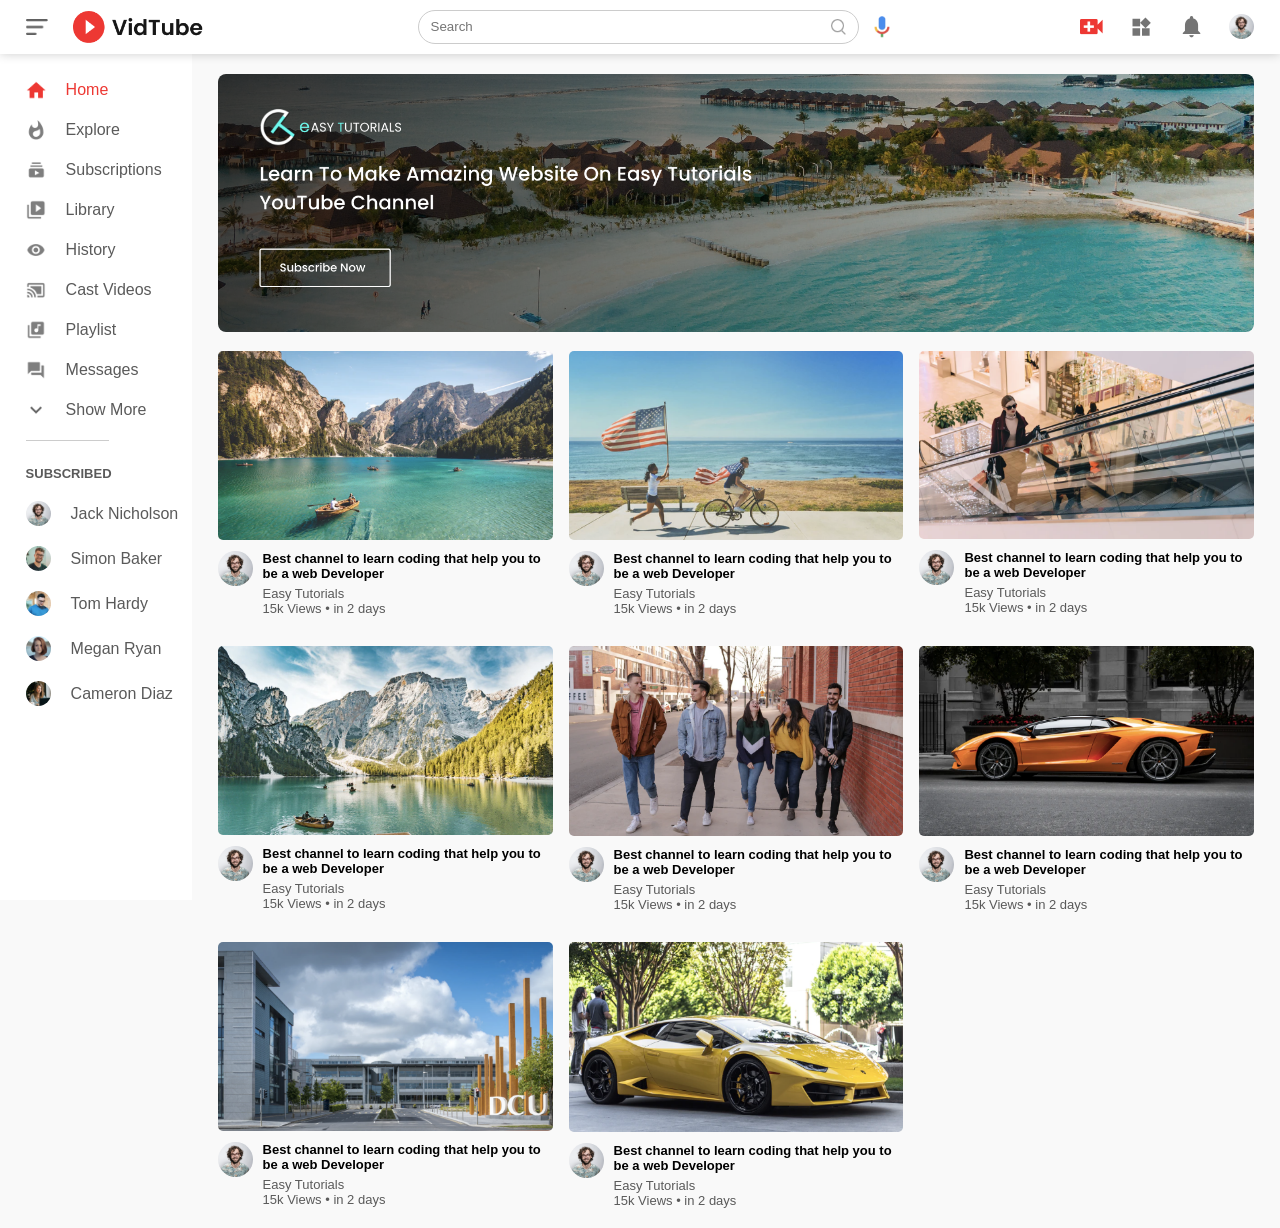
<file: Youtube Clone/index.html>
<!DOCTYPE html>
<html lang="en">
<head>
    <meta charset="UTF-8">
    <meta name="viewport" content="width=device-width, initial-scale=1.0">
    <title>YouTube Clone</title>
    <link rel="stylesheet" href="style.css">
</head>
<body>
    <nav class="flex-div">
        <div class="nav-left flex-div">
            <img src="images/menu.png" class="menu-icon">
            <img src="images/logo.png" class="logo-icon">
        </div>
        <div class="nav-middle flex-div">
            <div class="search-box flex-div">
                <input type="text" placeholder="Search">
                <img src="images/search.png" >
            </div>
            <img src="images/voice-search.png" class="mic-icon">
        </div>
        <div class="nav-right flex-div">
            <img src="images/upload.png">
            <img src="images/more.png">
            <img src="images/notification.png">
            <img src="images/Jack.png" class="user-icon">
        </div>
    </nav>
    <!--------------sidebar--------------------->
    <div class="sidebar">
        <div class="shortcut-links">
            <a href=""><img src="images/home.png"><p>Home</p></a>
            <a href=""><img src="images/explore.png"><p>Explore</p></a>
            <a href=""><img src="images/subscriprion.png"><p>Subscriptions</p></a>
            <a href=""><img src="images/library.png"><p>Library</p></a>
            <a href=""><img src="images/history.png"><p>History</p></a>
            <a href=""><img src="images/cast.png"><p>Cast Videos</p></a>
            <a href=""><img src="images/playlist.png"><p>Playlist</p></a>
            <a href=""><img src="images/messages.png"><p>Messages</p></a>
            <a href=""><img src="images/show-more.png"><p>Show More</p></a>
            <hr>
        </div>
        <div class="subscribed-list">
            <h3>SUBSCRIBED</h3>
            <a href=""><img src="images/Jack.png"><p>Jack Nicholson</p></a>
            <a href=""><img src="images/simon.png"><p>Simon Baker</p></a>
            <a href=""><img src="images/tom.png"><p>Tom Hardy</p></a>
            <a href=""><img src="images/megan.png"><p>Megan Ryan</p></a>
            <a href=""><img src="images/cameron.png"><p>Cameron Diaz</p></a>
        </div>
    </div>


<!------------------Main----------------------->
<div class="container">
    <div class="banner">
        <img src="images/banner.png">
    </div>
    <div class="list-container">
        <div class="vid-list">
            <a href="play video.html"><img src="images/thumbnail1.png" class="thumbnail"></a>
            <div class="flex-div">
                <img src="images/Jack.png">
                <div class="vid-info">
                    <a href="play video.html">Best channel to learn coding that help you to be a web Developer</a>
                    <p>Easy Tutorials</p>
                    <p>15k Views &bull; in 2 days</p>
                </div>
            </div>
        </div>
        <div class="vid-list">
            <img src="images/thumbnail2.png" class="thumbnail">
            <div class="flex-div">
                <img src="images/Jack.png">
                <div class="vid-info">
                    <a href="">Best channel to learn coding that help you to be a web Developer</a>
                    <p>Easy Tutorials</p>
                    <p>15k Views &bull; in 2 days</p>
                </div>
            </div>
        </div>
        <div class="vid-list">
            <img src="images/thumbnail3.png" class="thumbnail">
            <div class="flex-div">
                <img src="images/Jack.png">
                <div class="vid-info">
                    <a href="">Best channel to learn coding that help you to be a web Developer</a>
                    <p>Easy Tutorials</p>
                    <p>15k Views &bull; in 2 days</p>
                </div>
            </div>
        </div>
        <div class="vid-list">
            <img src="images/thumbnail4.png" class="thumbnail">
            <div class="flex-div">
                <img src="images/Jack.png">
                <div class="vid-info">
                    <a href="">Best channel to learn coding that help you to be a web Developer</a>
                    <p>Easy Tutorials</p>
                    <p>15k Views &bull; in 2 days</p>
                </div>
            </div>
        </div>
        <div class="vid-list">
            <img src="images/thumbnail5.png" class="thumbnail">
            <div class="flex-div">
                <img src="images/Jack.png">
                <div class="vid-info">
                    <a href="">Best channel to learn coding that help you to be a web Developer</a>
                    <p>Easy Tutorials</p>
                    <p>15k Views &bull; in 2 days</p>
                </div>
            </div>
        </div>
        <div class="vid-list">
            <img src="images/thumbnail6.png" class="thumbnail">
            <div class="flex-div">
                <img src="images/Jack.png">
                <div class="vid-info">
                    <a href="">Best channel to learn coding that help you to be a web Developer</a>
                    <p>Easy Tutorials</p>
                    <p>15k Views &bull; in 2 days</p>
                </div>
            </div>
        </div>
        <div class="vid-list">
            <img src="images/thumbnail7.png" class="thumbnail">
            <div class="flex-div">
                <img src="images/Jack.png">
                <div class="vid-info">
                    <a href="">Best channel to learn coding that help you to be a web Developer</a>
                    <p>Easy Tutorials</p>
                    <p>15k Views &bull; in 2 days</p>
                </div>
            </div>
        </div>
        <div class="vid-list">
            <img src="images/thumbnail8.png" class="thumbnail">
            <div class="flex-div">
                <img src="images/Jack.png">
                <div class="vid-info">
                    <a href="">Best channel to learn coding that help you to be a web Developer</a>
                    <p>Easy Tutorials</p>
                    <p>15k Views &bull; in 2 days</p>
                </div>
            </div>
        </div>
    </div>
</div>


<script src="script.js"></script>
</body>
</html>
</file>
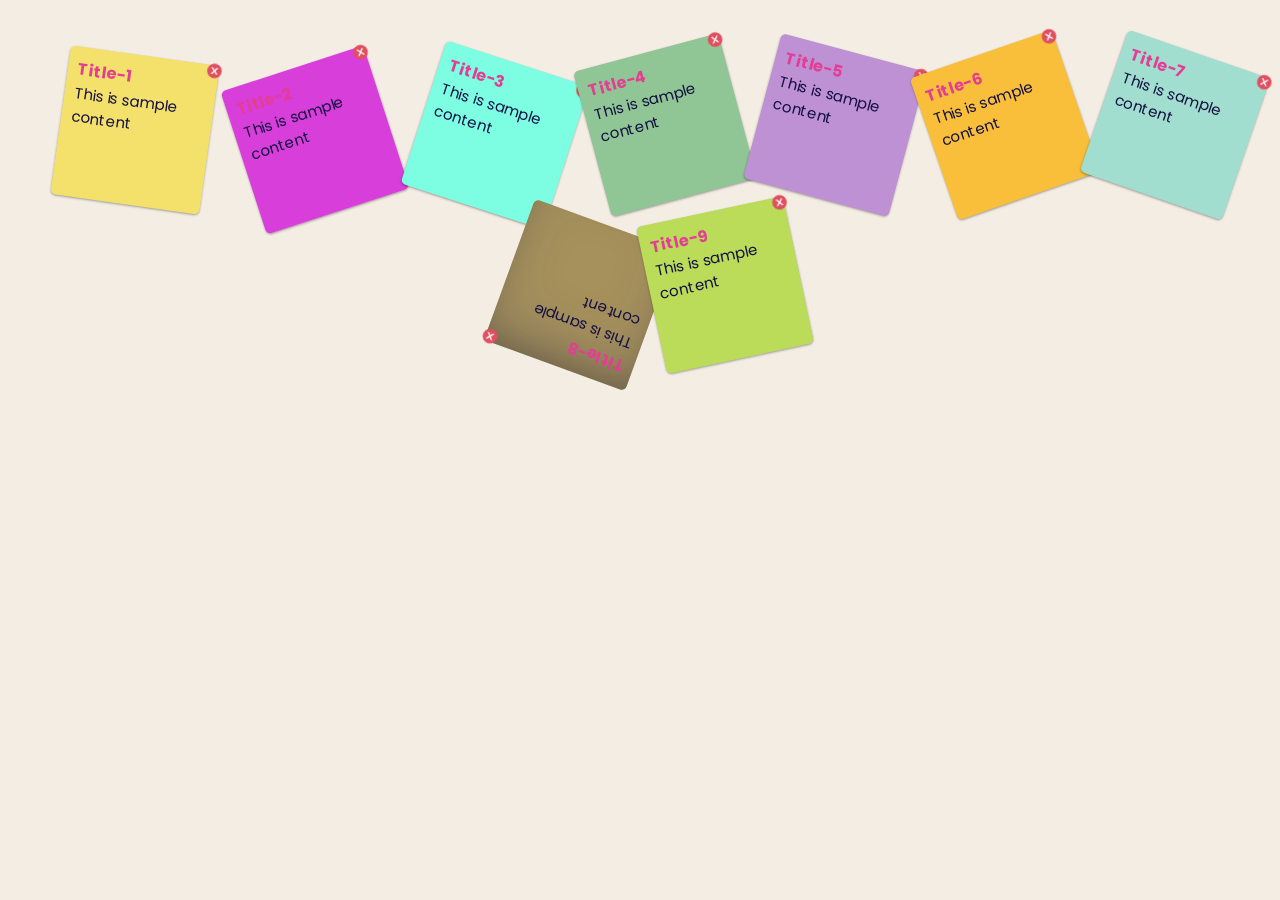
<file: Animated Sticky/sticky.html>
<!DOCTYPE html>
<html lang="en">
<head>
    <meta charset="UTF-8">
    <meta http-equiv="X-UA-Compatible" content="IE=edge">
    <meta name="viewport" content="width=device-width, initial-scale=1.0">
    <title>Animated Sticky Notes</title>
    <link rel="stylesheet" href="sticky.css">
    <link rel="stylesheet" href="https://cdnjs.cloudflare.com/ajax/libs/font-awesome/4.7.0/css/font-awesome.min.css">
    <ul>
        <li>
            <a href="#" contenteditable="true">
                <span></span>
                <h2>Title-1</h2>
                <p>This is sample content</p>
            </a>
        </li>
        <li>
            <a href="#" contenteditable="true">
                <span></span>
                <h2>Title-2</h2>
                <p>This is sample content</p>
            </a>
        </li>
        <li>
            <a href="#" contenteditable="true">
                <span></span>
                <h2>Title-3</h2>
                <p>This is sample content</p>
            </a>
        </li>
        <li>
            <a href="#" contenteditable="true">
                <span></span>
                <h2>Title-4</h2>
                <p>This is sample content</p>
            </a>
        </li>
        <li>
            <a href="#" contenteditable="true">
                <span></span>
                <h2>Title-5</h2>
                <p>This is sample content</p>
            </a>
        </li>
        <li>
            <a href="#" contenteditable="true">
                <span></span>
                <h2>Title-6</h2>
                <p>This is sample content</p>
            </a>
        </li>
        <li>
            <a href="#" contenteditable="true">
                <span></span>
                <h2>Title-7</h2>
                <p>This is sample content</p>
            </a>
        </li>
        <li>
            <a href="#" contenteditable="true">
                <span></span>
                <h2>Title-8</h2>
                <p>This is sample content</p>
            </a>
        </li>
        <li>
            <a href="#" contenteditable="true">
                <span></span>
                <h2>Title-9</h2>
                <p>This is sample content</p>
            </a>
        </li>
        
    </ul>
</head>
<body>
    
</body>
</html>
</file>
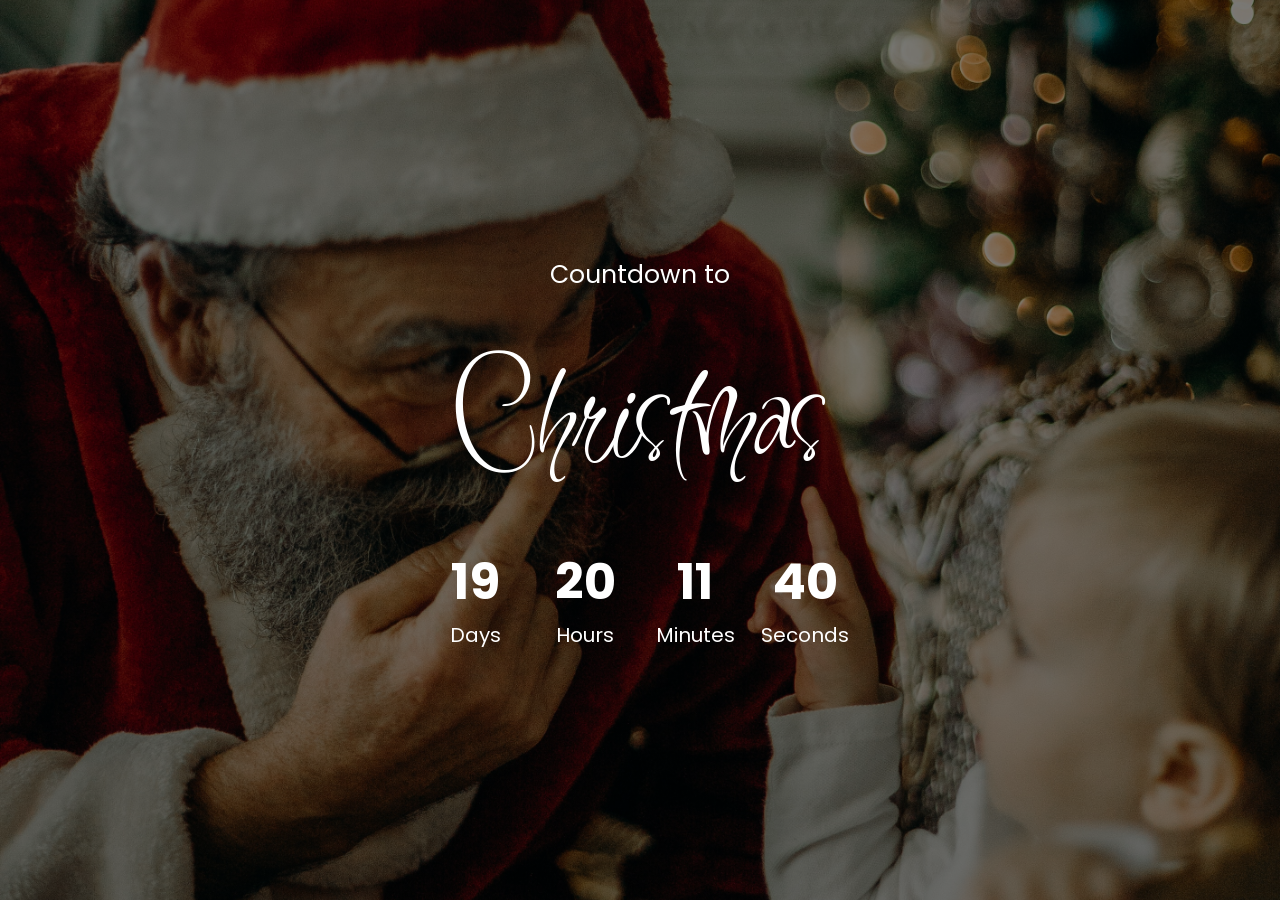
<file: Christmascount/christmas.html>
<!DOCTYPE html>
<html lang="en">
<head>
    <meta charset="UTF-8">
    <meta http-equiv="X-UA-Compatible" content="IE=edge">
    <meta name="viewport" content="width=device-width, initial-scale=1.0">
    <title>ChristmasCount</title>
    <link rel="stylesheet" href="christmas.css">
    <link rel="preconnect" href="https://fonts.googleapis.com">
    <link rel="preconnect" href="https://fonts.gstatic.com" crossorigin>
    <link href="https://fonts.googleapis.com/css2?family=Inspiration&family=Poppins:wght@300;500;700&display=swap" rel="stylesheet">
    
<body>
    <p>Countdown to</p>
    <h2 class="christmas">Christmas</h2>
    <div class="counter">
        <div class="box">
            <h2 id="days">00</h2>
            <small>Days</small>
        </div>
        <div class="box">
            <h2 id="hours">00</h2>
            <small>Hours</small>
        </div>
        <div class="box">
            <h2 id="minutes">00</h2>
            <small>Minutes</small>
        </div>
        <div class="box">
            <h2 id="seconds">00</h2>
            <small>Seconds</small>
        </div>
    </div>
    <script src="christmas.js"></script>
</body>
</html>
</file>
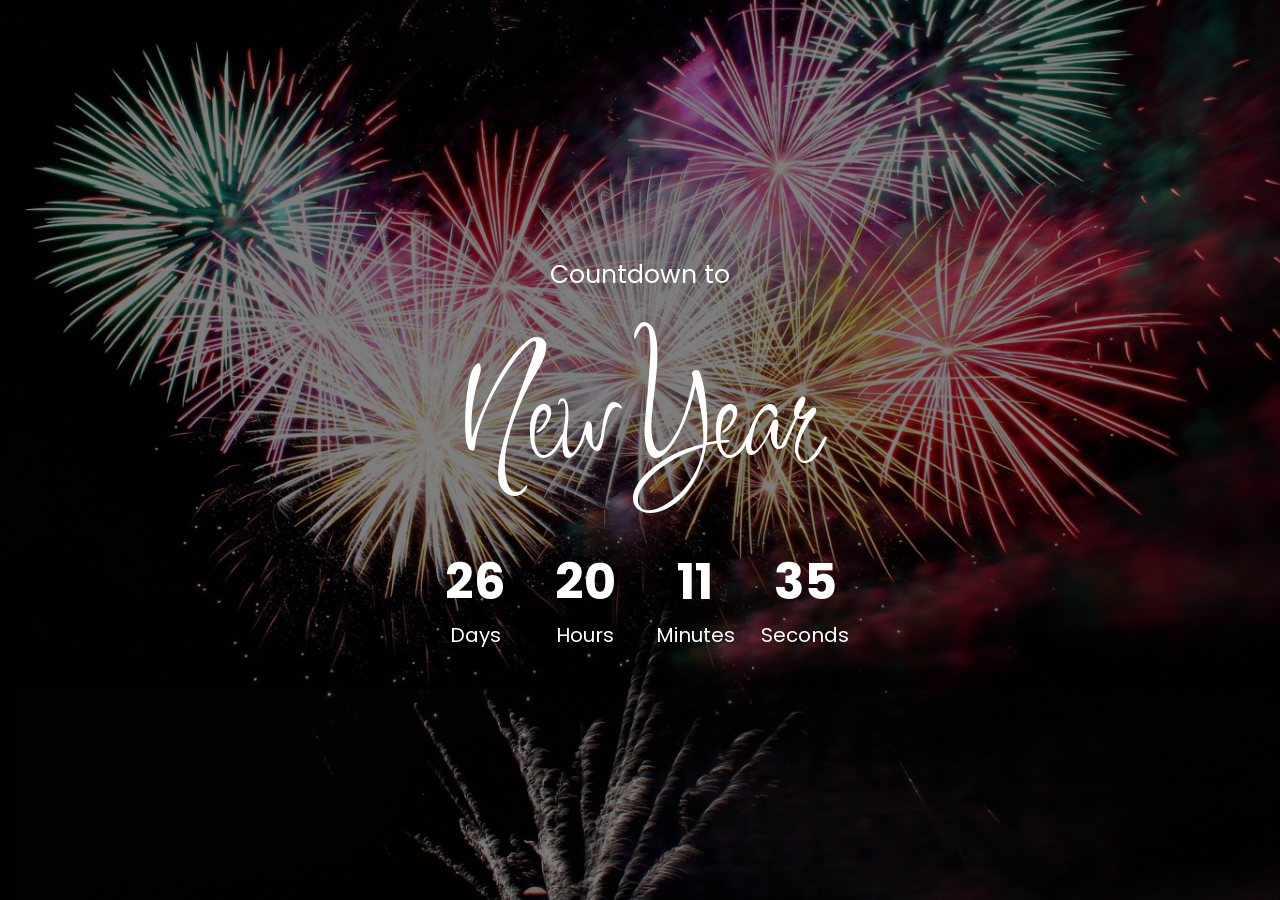
<file: Countdown Timer/count.html>
<!DOCTYPE html>
<html lang="en">
<head>
    <meta charset="UTF-8">
    <meta http-equiv="X-UA-Compatible" content="IE=edge">
    <meta name="viewport" content="width=device-width, initial-scale=1.0">
    <title>CountDown Timer</title>
    <link rel="stylesheet" href="count.css">
    <link rel="preconnect" href="https://fonts.googleapis.com">
    <link rel="preconnect" href="https://fonts.gstatic.com" crossorigin>
    <link href="https://fonts.googleapis.com/css2?family=Inspiration&family=Poppins:wght@300;500;700&display=swap" rel="stylesheet">
    
<body>
    <p>Countdown to</p>
    <h2 class="newyear">New Year</h2>
    <div class="counter">
        <div class="box">
            <h2 id="days">00</h2>
            <small>Days</small>
        </div>
        <div class="box">
            <h2 id="hours">00</h2>
            <small>Hours</small>
        </div>
        <div class="box">
            <h2 id="minutes">00</h2>
            <small>Minutes</small>
        </div>
        <div class="box">
            <h2 id="seconds">00</h2>
            <small>Seconds</small>
        </div>
    </div>
    <script src="count.js"></script>
</body>
</html>
</file>
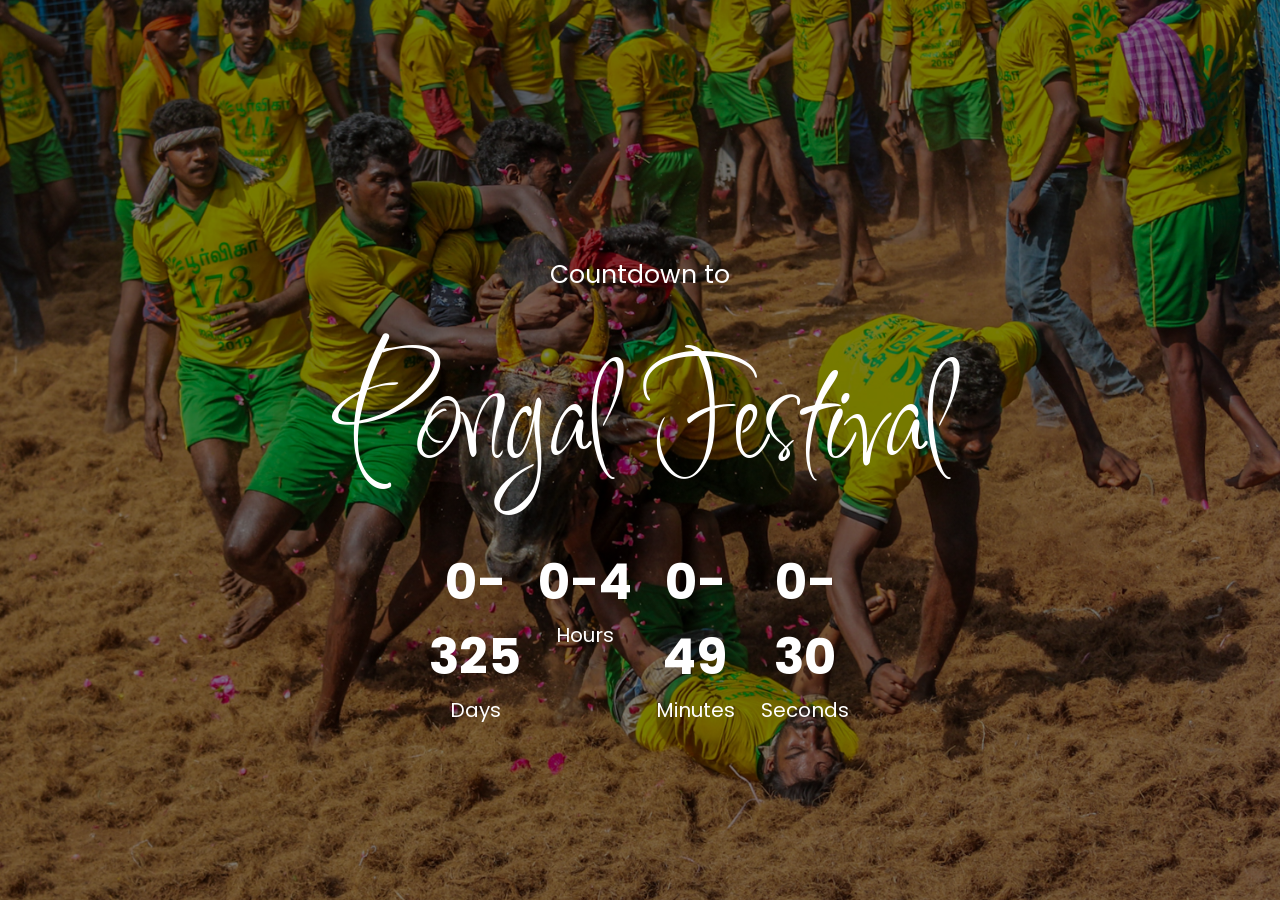
<file: PongalCount/pongal.html>
<!DOCTYPE html>
<html lang="en">
<head>
    <meta charset="UTF-8">
    <meta http-equiv="X-UA-Compatible" content="IE=edge">
    <meta name="viewport" content="width=device-width, initial-scale=1.0">
    <title>PongalCount</title>
    <link rel="stylesheet" href="pongal.css">
    <link rel="preconnect" href="https://fonts.googleapis.com">
    <link rel="preconnect" href="https://fonts.gstatic.com" crossorigin>
    <link href="https://fonts.googleapis.com/css2?family=Inspiration&family=Poppins:wght@300;500;700&display=swap" rel="stylesheet">
    
<body>
    <p>Countdown to</p>
    <h2 class="pongal">Pongal Festival</h2>
    <div class="counter">
        <div class="box">
            <h2 id="days">00</h2>
            <small>Days</small>
        </div>
        <div class="box">
            <h2 id="hours">00</h2>
            <small>Hours</small>
        </div>
        <div class="box">
            <h2 id="minutes">00</h2>
            <small>Minutes</small>
        </div>
        <div class="box">
            <h2 id="seconds">00</h2>
            <small>Seconds</small>
        </div>
    </div>
    <script src="pongal.js"></script>
</body>
</html>
</file>
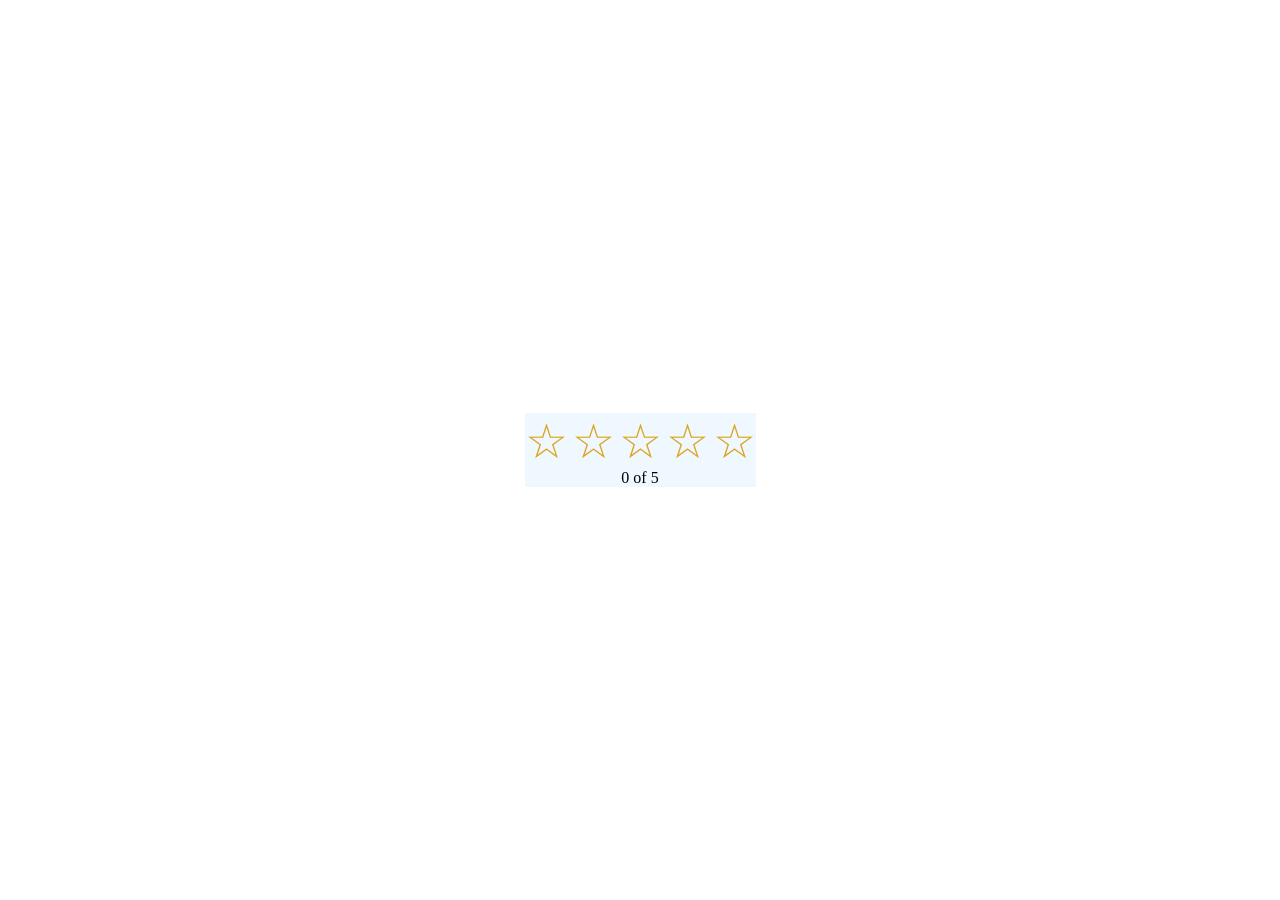
<file: Ratings/ratings.html>
<!DOCTYPE html>
<html lang="en">
<head>
    <meta charset="UTF-8">
    <meta http-equiv="X-UA-Compatible" content="IE=edge">
    <meta name="viewport" content="width=device-width, initial-scale=1.0">
    <title>Star Ratings</title>
    <link rel="stylesheet" href="ratings.css">
</head>
<body>
   <div class="type-1">
    
        <button class="star">&#9734;</button> <!--Html Entities-->
        <button class="star">&#9734;</button> <!--Html Entities-->
        <button class="star">&#9734;</button> <!--Html Entities-->
        <button class="star">&#9734;</button> <!--Html Entities-->
        <button class="star">&#9734;</button> <!--Html Entities-->
    
    <p class="current-ratings">0 of 5</p>
   </div>
    <script src="ratings.js"></script>
</body>
</html>
</file>
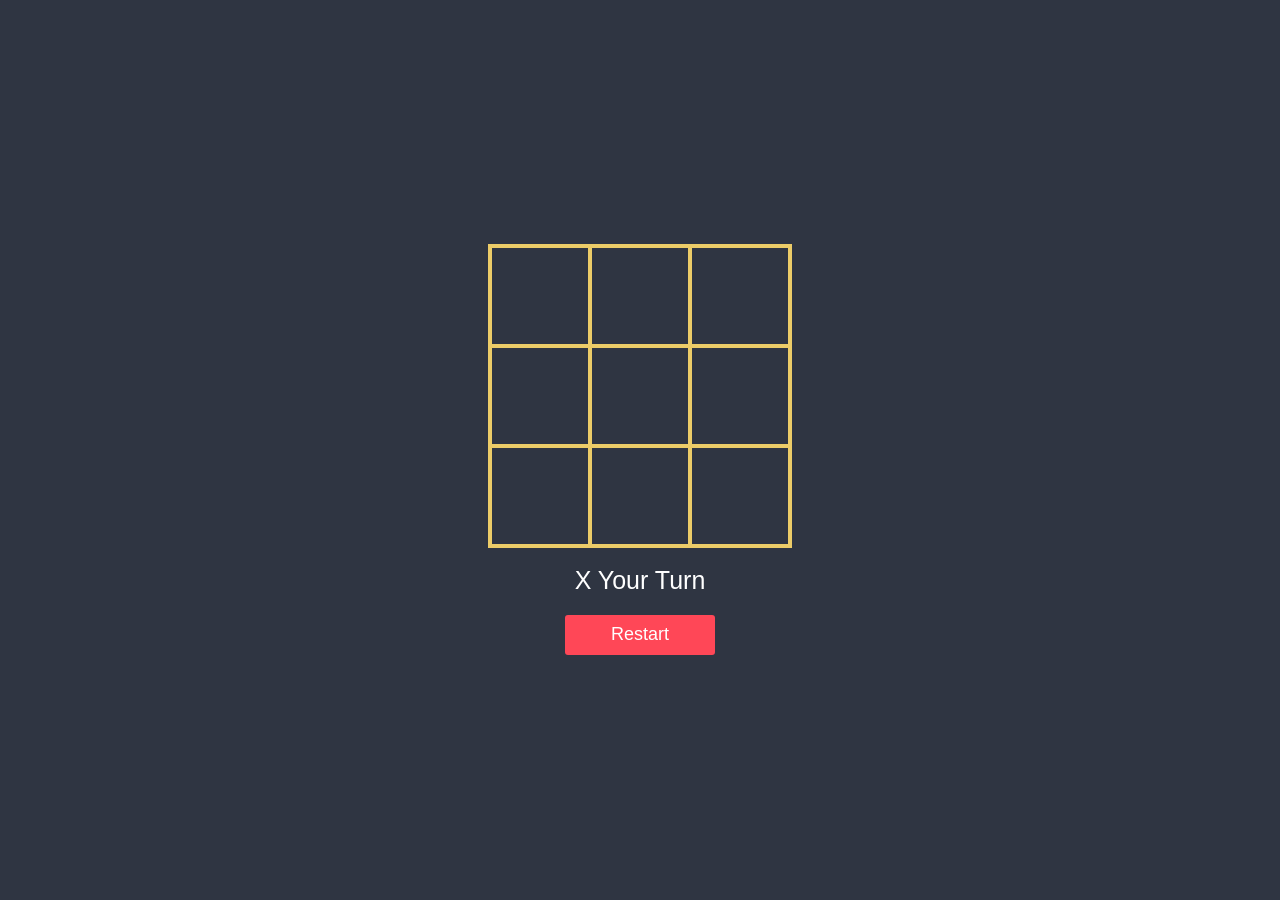
<file: Tic Tac Toe Game/tic.html>
<!DOCTYPE html>
<html lang="en">
<head>
    <meta charset="UTF-8">
    <meta http-equiv="X-UA-Compatible" content="IE=edge">
    <meta name="viewport" content="width=device-width, initial-scale=1.0">
    <title>Tic Tac Toe</title>
    <link rel="stylesheet" href="tic.css">
</head>
<body>
    <div class="container">
        <div data-index="0" class="box"></div>
        <div data-index="1" class="box"></div>
        <div data-index="2" class="box"></div>
        <div data-index="3" class="box"></div>
        <div data-index="4" class="box"></div>
        <div data-index="5" class="box"></div>
        <div data-index="6" class="box"></div>
        <div data-index="7" class="box"></div>
        <div data-index="8" class="box"></div>
    </div>
    <div id="status">Play Now</div>
    <button id="restart">Restart</button>
    <script src="\Tic Tac Toe Game\tic.js"></script>
</body>
</html>
</file>
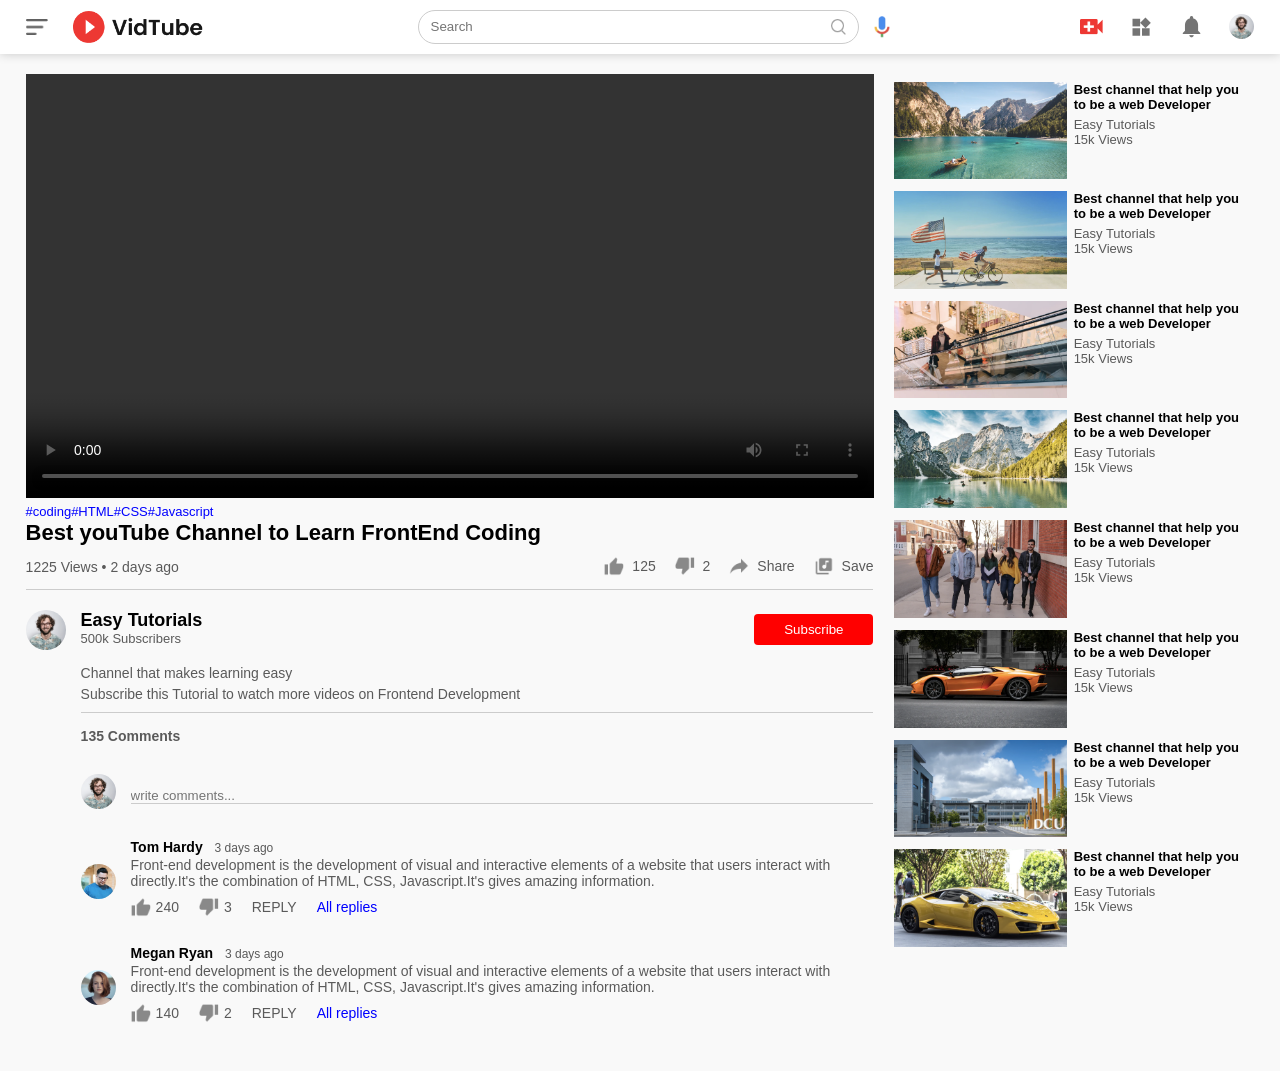
<file: Youtube Clone/play video.html>
<!DOCTYPE html>
<html lang="en">
<head>
    <meta charset="UTF-8">
    <meta name="viewport" content="width=device-width, initial-scale=1.0">
    <title>Play Video</title>
    <link rel="stylesheet" href="style.css">
</head>
<body>
    <nav class="flex-div">
        <div class="nav-left flex-div">
            <img src="images/menu.png" class="menu-icon">
            <img src="images/logo.png" class="logo-icon">
        </div>
        <div class="nav-middle flex-div">
            <div class="search-box flex-div">
                <input type="text" placeholder="Search">
                <img src="images/search.png" >
            </div>
            <img src="images/voice-search.png" class="mic-icon">
        </div>
        <div class="nav-right flex-div">
            <img src="images/upload.png">
            <img src="images/more.png">
            <img src="images/notification.png">
            <img src="images/Jack.png" class="user-icon">
        </div>
    </nav>

    <div class="container play-container">
        <div class="row">
            <div class="play-video">
                <video controls autoplay>
                    <source src="images/video.mp4">
                </video>
                <div class="tags">
                    <a href="">#coding</a><a href="">#HTML</a><a href="">#CSS</a><a href="">#Javascript</a>
                </div>
                <h3>Best youTube Channel to Learn FrontEnd Coding</h3>
                <div class="play-video-info">
                    <p>1225 Views &bull; 2 days ago</p>
                    <div>
                        <a href=""><img src="images/like.png" >125</a>
                        <a href=""><img src="images/dislike.png" >2</a>
                        <a href=""><img src="images/share.png" >Share</a>
                        <a href=""><img src="images/save.png" >Save</a>
                    </div>
                </div>
                <hr>
                <div class="publisher">
                    <img src="images/Jack.png">
                    <div>
                        <p>Easy Tutorials</p>
                        <span>500k Subscribers</span>
                    </div>
                    <button type="button">Subscribe</button>
                </div>
                <div class="vid-description">
                    <p>Channel that makes learning easy</p>
                    <p>Subscribe this Tutorial to watch more videos on Frontend Development</p>
                    <hr>
                    <h4>135 Comments</h4>

                    <div class="add-comment">
                        <img src="images/Jack.png" alt="">
                        <input type="text" placeholder="write comments...">
                    </div>
                    <div class="old-comment">
                        <img src="images/tom.png" alt="">
                        <div>
                            <h3>Tom Hardy <span>3 days ago</span></h3>
                            <p>Front-end development is the development of visual and interactive elements of a website that users interact with directly.It's the combination of HTML, CSS, Javascript.It's gives amazing information.</p>
                            <div class="comment-action">
                                <img src="images/like.png">
                                <span>240</span>
                                <img src="images/dislike.png">
                                <span>3</span>
                                <span>REPLY</span>
                                <a href="">All replies</a>
                            </div>
                        </div>
                    </div>
                    <div class="old-comment">
                        <img src="images/megan.png" alt="">
                        <div>
                            <h3>Megan Ryan <span>3 days ago</span></h3>
                            <p>Front-end development is the development of visual and interactive elements of a website that users interact with directly.It's the combination of HTML, CSS, Javascript.It's gives amazing information.</p>
                            <div class="comment-action">
                                <img src="images/like.png">
                                <span>140</span>
                                <img src="images/dislike.png">
                                <span>2</span>
                                <span>REPLY</span>
                                <a href="">All replies</a>
                            </div>
                        </div>
                    </div>
                </div>

            </div>
            <div class="right-sidebar">
                <div class="side-video-list">
                    <a href="" class="small-thumbnail"><img src="images/thumbnail1.png"></a>
                    <div class="vid-info">
                        <a href="">Best channel that help you to be a web Developer</a>
                        <p>Easy Tutorials</p>
                        <p>15k Views</p>
                    </div>
                </div>
                <div class="side-video-list">
                    <a href="" class="small-thumbnail"><img src="images/thumbnail2.png"></a>
                    <div class="vid-info">
                        <a href="">Best channel that help you to be a web Developer</a>
                        <p>Easy Tutorials</p>
                        <p>15k Views</p>
                    </div>
                </div>
                <div class="side-video-list">
                    <a href="" class="small-thumbnail"><img src="images/thumbnail3.png"></a>
                    <div class="vid-info">
                        <a href="">Best channel that help you to be a web Developer</a>
                        <p>Easy Tutorials</p>
                        <p>15k Views</p>
                    </div>
                </div>
                <div class="side-video-list">
                    <a href="" class="small-thumbnail"><img src="images/thumbnail4.png"></a>
                    <div class="vid-info">
                        <a href="">Best channel that help you to be a web Developer</a>
                        <p>Easy Tutorials</p>
                        <p>15k Views</p>
                    </div>
                </div>
                <div class="side-video-list">
                    <a href="" class="small-thumbnail"><img src="images/thumbnail5.png"></a>
                    <div class="vid-info">
                        <a href="">Best channel that help you to be a web Developer</a>
                        <p>Easy Tutorials</p>
                        <p>15k Views</p>
                    </div>
                </div>
                <div class="side-video-list">
                    <a href="" class="small-thumbnail"><img src="images/thumbnail6.png"></a>
                    <div class="vid-info">
                        <a href="">Best channel that help you to be a web Developer</a>
                        <p>Easy Tutorials</p>
                        <p>15k Views</p>
                    </div>
                </div>
                <div class="side-video-list">
                    <a href="" class="small-thumbnail"><img src="images/thumbnail7.png"></a>
                    <div class="vid-info">
                        <a href="">Best channel that help you to be a web Developer</a>
                        <p>Easy Tutorials</p>
                        <p>15k Views</p>
                    </div>
                </div>
                <div class="side-video-list">
                    <a href="" class="small-thumbnail"><img src="images/thumbnail8.png"></a>
                    <div class="vid-info">
                        <a href="">Best channel that help you to be a web Developer</a>
                        <p>Easy Tutorials</p>
                        <p>15k Views</p>
                    </div>
                </div>
            </div>
        </div>
    </div>
</body>
</html>
</file>
<file: Youtube Clone/style.css>
*{
    margin: 0;
    padding: 0;
    font-family: 'poppins', sans-serif;
    box-sizing: border-box;
}
a{
    text-decoration: none;
    color: #5a5a5a;
}
img{
    cursor: pointer;
}
.flex-div{
    display: flex;
    align-items: center;
}
nav{
    padding: 10px 2%;
    justify-content: space-between;
    box-shadow: 0 0 10px rgba(0, 0, 0, 0.2);
    background: #fff;
    position: sticky;
    top: 0;
    z-index: 10;
}
.nav-right img{
    width: 25px;
    margin-right: 25px;
}
.nav-right .user-icon{
    border-radius: 50%;
    margin-right: 0;
}
.nav-left .menu-icon{
    width: 22px;
    margin-right: 25px;
}
.nav-left .logo-icon{
    width: 130px;
    margin-right: 25px;
}
.nav-middle .mic-icon{
    width: 16px;

}
.nav-middle .search-box{
    border: 1px solid #ccc;
    margin-right: 15px;
    padding: 8px 12px;
    border-radius: 25px;
}
.nav-middle .search-box input{
    width: 400px;
    border: 0;
    outline: 0;
    background: transparent;
    
}
.nav-middle .search-box img{
    width: 15px;
}
/*----------------sidebar----------------------*/

.sidebar{
    background: #fff;
    width: 15%;
    height: 100vh;
    position: fixed;
    top: 0;
    padding-left: 2%;
    padding-top: 80px;
}
.shortcut-links a img{
    width: 20px;
    margin-right:20px ;
}
.shortcut-links a {
    display: flex;
    align-items: center;
    margin-bottom: 20px;
    width: fit-content;
    flex-wrap: wrap;
}
.shortcut-links a:first-child{
    color: #ed3833;
}
.sidebar hr{
    border: 0;
    height: 1px;
    background: #ccc;
    width: 85%;
}
.subscribed-list h3{
    font-size: 13px;
    margin: 20px 0;
    color: #5a5a5a;
}
.subscribed-list a{
    display: flex;
    align-items: center;
    margin-bottom: 20px;
    width: fit-content;
    flex-wrap: wrap;
}
.subscribed-list a img{
    width: 25px;
    border-radius: 50%;
    margin-right: 20px;
}
.small-sidebar{
    width: 5%;
}
.small-sidebar a p{
    display: none;
}
.small-sidebar h3{
    display: none;
}
.sidebar hr{
    width: 50%;
    margin-bottom: 25px;
}
.container{
    background: #f9f9f9;
    padding-left: 17%;
    padding-right: 2%;
    padding-top: 20px;
    padding-bottom: 20px;
}
.large-container{
    padding-left: 7%;
}
.banner{
    width: 100%;
}
.banner img{
    width: 100%;
    border-radius: 8px;
}
.list-container{
    display: grid;
    grid-template-columns: repeat(auto-fit, minmax(250px, 1fr));
    grid-column-gap: 16px;
    grid-row-gap: 30px;
    margin-top: 15px;
}
.vid-list .thumbnail{
    width: 100%;
    border-radius: 5px;
}
.vid-list .flex-div{
    align-items: flex-start;
    margin-top: 7px;
}
.vid-list .flex-div img{
    width: 35px;
    margin-right: 10px;
    border-radius: 50%;
}
.vid-info{
    color: #5a5a5a;
    font-size: 13px;
}
.vid-info a{
    color: #000;
    font-weight: 600;
    display: block;
    margin-bottom: 5px;
}
@media (max-width: 900px){
    .menu-icon{
        display: none;
    }
    .sidebar{
        display: none;
    }
    .container, .large-container{
        padding-left: 5%;
        padding-right: 5%;
    }
    .nav-right img{
        display: none;
    }
    .nav-right .user-icon{
        display: block;
        width: 30px;
    }
    .nav-middle .search-box input{
        width: 100px;
    }
    .nav-middle .mic-icon{
        display: none;
    }
    .logo-icon{
        width: 90px;
    }
}


/*------------------------play video Page-------------------------*/

.play-container{
    padding-left: 2%;
}
.row{
    display: flex;
    justify-content: space-between;
    flex-wrap: wrap;
}
.play-video{
    flex-basis: 69%;
}
.right-sidebar{
    flex-basis: 30%;
}
.play-video video{
    width: 100%;
}
.side-video-list{
    display: flex;
    justify-content: space-between;
    margin: 8px;
}
.side-video-list img{
    width: 100%;
}
.side-video-list .small-thumbnail{
    flex-basis: 49%;
}
.side-video-list .vid-info{
    flex-basis: 49%;
}
.play-video .tags a{
    color: #0000ff;
    font-size: 13px;
}
.play-video h3{
    font-weight: 600;
    font-size: 22px;
}
.play-video .play-video-info{
    display: flex;
    align-items: center;
    justify-content: space-between;
    flex-wrap: wrap;
    margin-top: 10px;
    font-size: 14px;
    color: #5a5a5a;
}
.play-video .play-video-info a img{
    width: 20px;
    margin-right: 8px;
}
.play-video .play-video-info a {
    display: inline-flex;
    align-items: center;
    margin-left: 15px;
}
.play-video hr{
    border: 0;
    height: 1px;
    background: #ccc;
    margin: 10px 0;
}
.publisher{
    display: flex;
    align-items: center;
    margin-top: 20px;
}
.publisher div{
    flex: 1;
    line-height: 18px;
}
.publisher img{
    width: 40px;
    border-radius: 50%;
    margin-right: 15px;
}
.publisher div p{
    color: #000;
    font-weight: 600;
    font-size: 18px;
}
.publisher div span{
    font-size: 13px;
    color: #5a5a5a;
}
.publisher button{
    background: red;
    color:#fff;
    padding: 8px 30px;
    border: 0;
    outline: 0;
    border-radius: 4px;
    cursor: pointer;
}
.vid-description{
    padding-left: 55px;
    margin: 15px 0;

}
.vid-description p{
    font-size: 14px;
    margin-bottom: 5px;
    color: #5a5a5a;
}
.vid-description h4{
    font-size: 14px;
    color: #5a5a5a;
    margin-top: 15px;
}
.add-comment{
    display: flex;
    align-items: center;
    margin: 30px 0;
}
.add-comment img{
    width: 35px;
    border-radius: 50%;
    margin-right: 15px;
}
.add-comment input{
    border: 0;
    outline: 0;
    border-bottom: 1px solid #ccc;
    width: 100%;
    padding-top: 10px;
    background: transparent;
}
.old-comment{
    display: flex;
    align-items: center;
    margin: 20px 0;
}
.old-comment img{
    width: 35px;
    border-radius: 50%;
    margin-right: 15px;
}
.old-comment h3{
    font-size: 14px;
    margin-bottom: 2px;
}
.old-comment h3 span{
    font-size: 12px;
    color: #5a5a5a;
    font-weight: 500;
    margin-left: 8px;
}
.old-comment .comment-action{
    display: flex;
    align-items: center;
    margin: 8px 0;
    font-size: 14px;
}
.old-comment .comment-action img{
    border-radius: 0;
    width: 20px;
    margin-right: 5px;
}
.old-comment .comment-action span{
    margin-right: 20px;
    color: #5a5a5a;
}
.old-comment .comment-action a{
    color: #0000ff;
}
@media(max-width:900px){
    .play-video{
        flex-basis: 100%;
    }
    .right-sidebar{
        flex-basis: 100%;
    }
    .play-container{
        padding-left: 5%;
    }
    .vid-description{
        padding-left: 0;
    }
    .play-video .play-video-info a{
        margin-left: 0;
        margin-right: 15px;
        margin-top: 15px;
    }
}
</file>
<file: Animated Sticky/sticky.css>
@import url('https://fonts.googleapis.com/css2?family=Poppins&display=swap');
*{
    margin: 0;
    padding: 0;
    box-sizing: border-box;/*Do not extend the width and height*/
}
body{
    height: 100vh;
    width: 100vw;
    font-family: 'Poppins','sans-serif';
    background:rgb(244, 237, 228);
    padding: 30px;
    /*background-image: linear-gradient(to left,rgba(52,152,219,1.0)60%,rgba(236,240,241,1.0));
    background: rgb(121,88,9);
    background: linear-gradient(to left, rgba(121,88,9,1) 35%, rgba(32,132,205,1) 59%, rgba(255,0,185,1) 78%);*/
}
ul li{
    list-style: none;
}
ul{
    display: flex;
    flex-wrap: wrap;
    justify-content: center;
}
ul li a{
    text-decoration: none;
    color:#130f40;
    display: block;
    width: 150px;
    height: 150px;
    background-color: #badc58;
    padding: 10px;
    box-shadow: rgba(0, 0, 0, 0.12) 0px 1px 3px, rgba(0, 0, 0, 0.24) 0px 1px 2px;
    margin: 10px;
    transform: rotate(-12deg);
    transition: transform 0.1s linear;
    border-radius: 5px;
}
h2{
    font-size: 16px;
    color: #e33d94;
}
p{
    font-size: 15px;
}
ul li:nth-child(1) a{
    position: relative;
    top: 15px;
    left: 5px;
    transform: rotate(8deg);
    background-color: #f3e16b;
}
ul li:nth-child(2) a{
    position: relative;
    top: 25px;
    left: 15px;
    transform: rotate(-18deg);
    background-color: #d014d7cd;
}
ul li:nth-child(3) a{
    position: relative;
    top: 20px;
    left: 25px;
    transform: rotate(+18deg);
    background-color: #7dfee3;
}
    
ul li:nth-child(4) a{
    position: relative;
    top:10px;
    left: 25px;
    transform: rotate(-15deg);
    background-color: #90c695;
}
ul li:nth-child(5) a{
    position: relative;
    top:10px;
    left: 25px;
    transform: rotate(+15deg);
    background-color: rgb(190, 144, 212);
}
ul li:nth-child(6) a{
    position: relative;
    top:10px;
    left: 25px;
    transform: rotate(-19deg);
    background-color: rgb(249, 191, 59);
}
ul li:nth-child(7) a{
    position: relative;
    top:10px;
    left: 25px;
    transform: rotate(+19deg);
    background-color:rgb(162, 222, 208);
}
ul li:nth-child(8) a{
    position: relative;
    top:10px;
    left: 25px;
    transform: rotate(-160deg);
    background-color:rgb(166, 145, 92);
    box-shadow: rgba(50, 50, 93, 0.25) 0px 30px 60px -12px inset, rgba(0, 0, 0, 0.3) 0px 18px 36px -18px inset;
}
ul li a:hover,ul li a:focus{
    transform: scale(1.25);
    z-index: 99;
    position: relative;
    box-shadow: rgba(0, 0, 0, 0.16) 0px 1px 4px, rgb(51, 51, 51) 0px 0px 0px 3px;
}
a span{
    width: 20px;
    height: 20px;
    /*background-color:greenyellow;*/
    /*text-align: center;*/
    line-height: 20px;
    display: block;
    position: absolute;
    right: -5px;
    top: -5px;
    /*border-radius: 50%;*/
    background-image: url("\Images\\close.png");
    background-repeat: no-repeat;
    background-position: center;
}    


/*
to top
to bottom
to right
to left

Degree(0-360)
45deg
30deg

Percentage
red 60%,blue 40%
*/
</file>
<file: Christmascount/christmas.css>
@import url('https://fonts.googleapis.com/css2?family=Inspiration&family=Poppins:wght@300;500;700&display=swap');
*{
    margin: 0;
    padding: 0;
    font-family: 'Poppins',sans-serif;
}
body{
    width: 100vw;
    height: 100vh;
    display: flex;
    justify-content: center;
    align-items: center;
    flex-direction: column;
    background: linear-gradient(rgba(0,0,0,0.5),rgba(0,0,0,0.5)),url("\Images\\christmas.jpg");
    color: white;
    background-size: cover;
    background-position: center;
}
.counter{
    display: flex;
    justify-content: center;
    align-items: center;
    margin-top: 30px;
    gap: 10px;
}
p{
    font-size: 15px;
}
.christmas{
    font-family: 'Inspiration', cursive;
    font-size: 50px;
    font-weight: 400;
    margin-top: 30px;
}
.box{
    width: 50px;
    height: 50px;
    text-align: center;
   
}
.box h2{
    font-size: 20px;
    font-weight:3c00;
}
.box small{
    font-size: 10px;
}
@media(min-width:576px){
    .christmas{
        font-size: 100px;
    }
    p{
        font-size: 17px;
    }
    .box h2{
        font-size: 30px;
    }
    .box{
        width:70px;
        height:70px;
    }
    .box small{
        font-size: 15px;
    }
        
}
@media(min-width:768px){
    .christmas{
        font-size: 150px;
    }
    p{
        font-size: 25px;
    }
    .box h2{
        font-size: 50px;
    }
    .box{
        width:100px;
        height:100px;
    }
    .box small{
        font-size: 20px;
    }
        
    
}
</file>
<file: Countdown Timer/count.css>
@import url('https://fonts.googleapis.com/css2?family=Inspiration&family=Poppins:wght@300;500;700&display=swap');
*{
    margin: 0;
    padding: 0;
    font-family: 'Poppins',sans-serif;
}
body{
    width: 100vw;
    height: 100vh;
    display: flex;
    justify-content: center;
    align-items: center;
    flex-direction: column;
    background: linear-gradient(rgba(0,0,0,0.5),rgba(0,0,0,0.5)),url("\Images\\Newyear.jpg");
    color: white;
    background-size: cover;
    background-position: center;
}
.counter{
    display: flex;
    justify-content: center;
    align-items: center;
    margin-top: 30px;
    gap: 10px;
}
p{
    font-size: 15px;
}
.newyear{
    font-family: 'Inspiration', cursive;
    font-size: 50px;
    font-weight: 400;
    margin-top: 30px;
}
.box{
    width: 50px;
    height: 50px;
    text-align: center;
   
}
.box h2{
    font-size: 20px;
    font-weight:3c00;
}
.box small{
    font-size: 10px;
}
@media(min-width:576px){
    .newyear{
        font-size: 100px;
    }
    p{
        font-size: 17px;
    }
    .box h2{
        font-size: 30px;
    }
    .box{
        width:70px;
        height:70px;
    }
    .box small{
        font-size: 15px;
    }
        
}
@media(min-width:768px){
    .newyear{
        font-size: 150px;
    }
    p{
        font-size: 25px;
    }
    .box h2{
        font-size: 50px;
    }
    .box{
        width:100px;
        height:100px;
    }
    .box small{
        font-size: 20px;
    }
        
    
}
</file>
<file: PongalCount/pongal.css>
@import url('https://fonts.googleapis.com/css2?family=Inspiration&family=Poppins:wght@300;500;700&display=swap');
*{
    margin: 0;
    padding: 0;
    font-family: 'Poppins',sans-serif;
}
body{
    width: 100vw;
    height: 100vh;
    display: flex;
    justify-content: center;
    align-items: center;
    flex-direction: column;
    background: linear-gradient(rgba(0,0,0,0.5),rgba(0,0,0,0.5)),url("\Images\\Pongal.jpg");
    color: white;
    background-size: cover;
    background-position: center;
}
.counter{
    display: flex;
    justify-content: center;
    align-items: center;
    margin-top: 30px;
    gap: 10px;
}
p{
    font-size: 15px;
}
.pongal{
    font-family: 'Inspiration', cursive;
    font-size: 50px;
    font-weight: 400;
    margin-top: 30px;
}
.box{
    width: 50px;
    height: 50px;
    text-align: center;
   
}
.box h2{
    font-size: 20px;
    font-weight:3c00;
}
.box small{
    font-size: 10px;
}
@media(min-width:576px){
    .pongal{
        font-size: 100px;
    }
    p{
        font-size: 17px;
    }
    .box h2{
        font-size: 30px;
    }
    .box{
        width:70px;
        height:70px;
    }
    .box small{
        font-size: 15px;
    }
        
}
@media(min-width:768px){
    .pongal{
        font-size: 150px;
    }
    p{
        font-size: 25px;
    }
    .box h2{
        font-size: 50px;
    }
    .box{
        width:100px;
        height:100px;
    }
    .box small{
        font-size: 20px;
    }
        
    
}
</file>
<file: Ratings/ratings.css>
*{
    margin: 0;
    padding: 0;
    box-sizing: border-box;
}

body{
    height: 100vh;
    width: 100vw;
    display: flex;
    justify-content: center;
    align-items: center;
}
.star{
    border: none;
    background-color: unset;
    color: goldenrod;
    font-size: 3rem;
}
.type-1{
    background-color: aliceblue;
}
p{
    text-align: center;
}
</file>
<file: Tic Tac Toe Game/tic.css>
@import url('https://fonts.googleapis.com/css2?family=Are+You+Serious&family=Barlow&family=Bungee+Shade&family=Island+Moments&family=Monoton&family=Montserrat:wght@200&family=Nabla&family=Roboto&family=Rubik+Bubbles&display=swap');
*{
    margin: 0;
    padding: 0;
    box-sizing: border-box;
    font-family: 'poppins',sans-serif;
}

body{
    width: 100vw;
    height: 100vh;
    background-color: #2f3542;
    color: white;
    display: flex;
    justify-content: center;
    align-items: center;
    flex-direction: column;
}
.container{
    display: grid;
    grid-template-columns: repeat(3,auto);
}

.box{
    width: 100px;
    height: 100px;
    border: 2px solid #eccc68;
    box-shadow: 0 0 0 2px #eccc68;

    display: flex;
    justify-content: center;
    align-items: center;
    cursor: pointer;
    font-size: 25px;
}

#status{
    padding: 20px;
    font-size: 25px;
    font-weight: 500;
}
button{
    width: 150px;
    height: 40px;
    font-size: 18px;
    color: white;
    background-color: #ff4757;
    border: none;
    border-radius: 3px;
}
</file>
